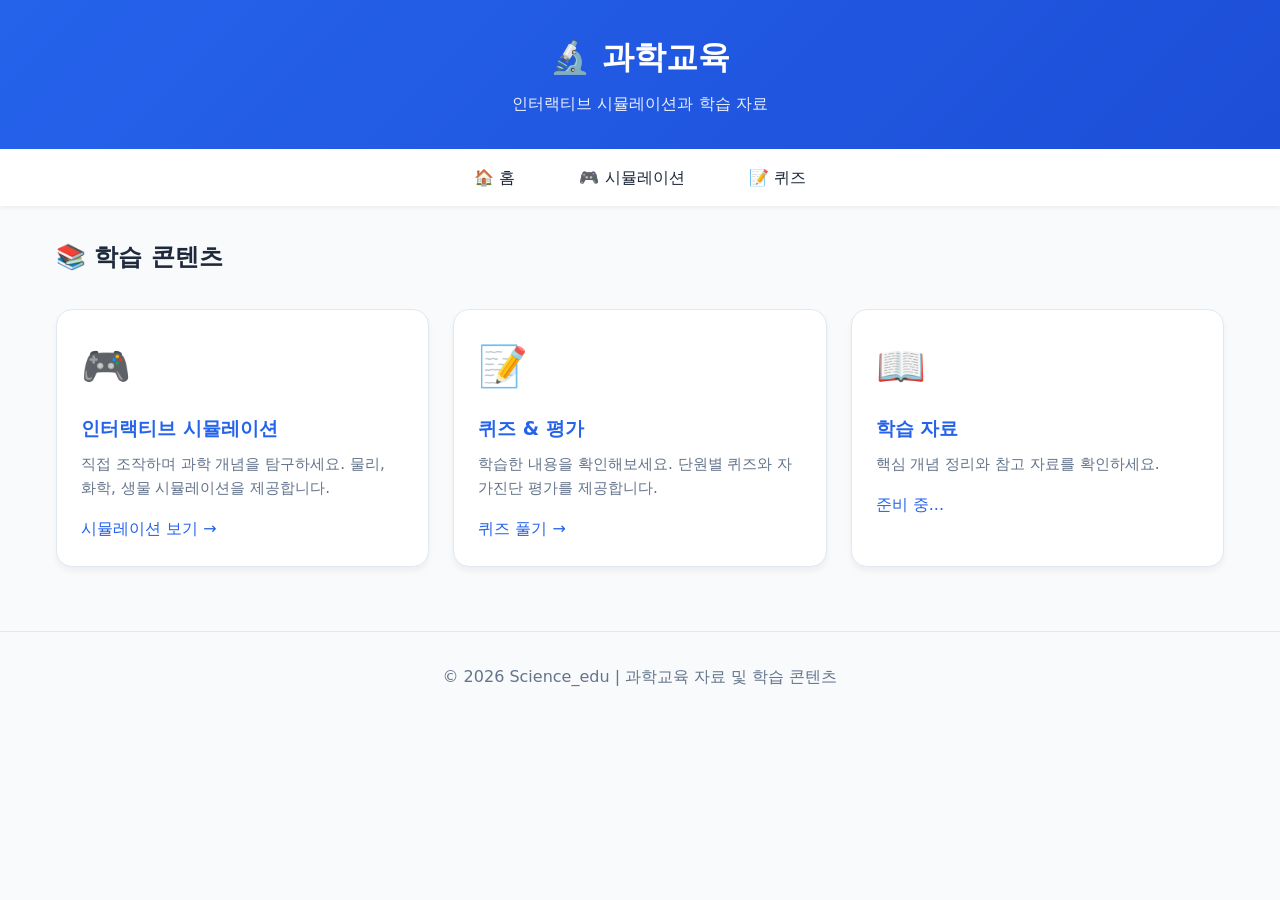
<file: index.html>
<!DOCTYPE html>
<html lang="ko">
<head>
  <meta charset="UTF-8">
  <meta name="viewport" content="width=device-width, initial-scale=1.0">
  <title>과학교육 | Science_edu</title>
  <link rel="stylesheet" href="assets/css/style.css">
</head>
<body>
  <header>
    <h1>🔬 과학교육</h1>
    <p>인터랙티브 시뮬레이션과 학습 자료</p>
  </header>
  
  <nav>
    <ul>
      <li><a href="index.html">🏠 홈</a></li>
      <li><a href="simulations/">🎮 시뮬레이션</a></li>
      <li><a href="quizzes/">📝 퀴즈</a></li>
    </ul>
  </nav>
  
  <main>
    <section>
      <h2 class="section-title">📚 학습 콘텐츠</h2>
      
      <div class="card-grid">
        <div class="card">
          <div class="card-icon">🎮</div>
          <h3>인터랙티브 시뮬레이션</h3>
          <p>직접 조작하며 과학 개념을 탐구하세요. 물리, 화학, 생물 시뮬레이션을 제공합니다.</p>
          <a href="simulations/" class="card-link">시뮬레이션 보기 →</a>
        </div>
        
        <div class="card">
          <div class="card-icon">📝</div>
          <h3>퀴즈 & 평가</h3>
          <p>학습한 내용을 확인해보세요. 단원별 퀴즈와 자가진단 평가를 제공합니다.</p>
          <a href="quizzes/" class="card-link">퀴즈 풀기 →</a>
        </div>
        
        <div class="card">
          <div class="card-icon">📖</div>
          <h3>학습 자료</h3>
          <p>핵심 개념 정리와 참고 자료를 확인하세요.</p>
          <a href="#" class="card-link">준비 중...</a>
        </div>
      </div>
    </section>
  </main>
  
  <footer>
    <p>© 2026 Science_edu | 과학교육 자료 및 학습 콘텐츠</p>
  </footer>
</body>
</html>
</file>
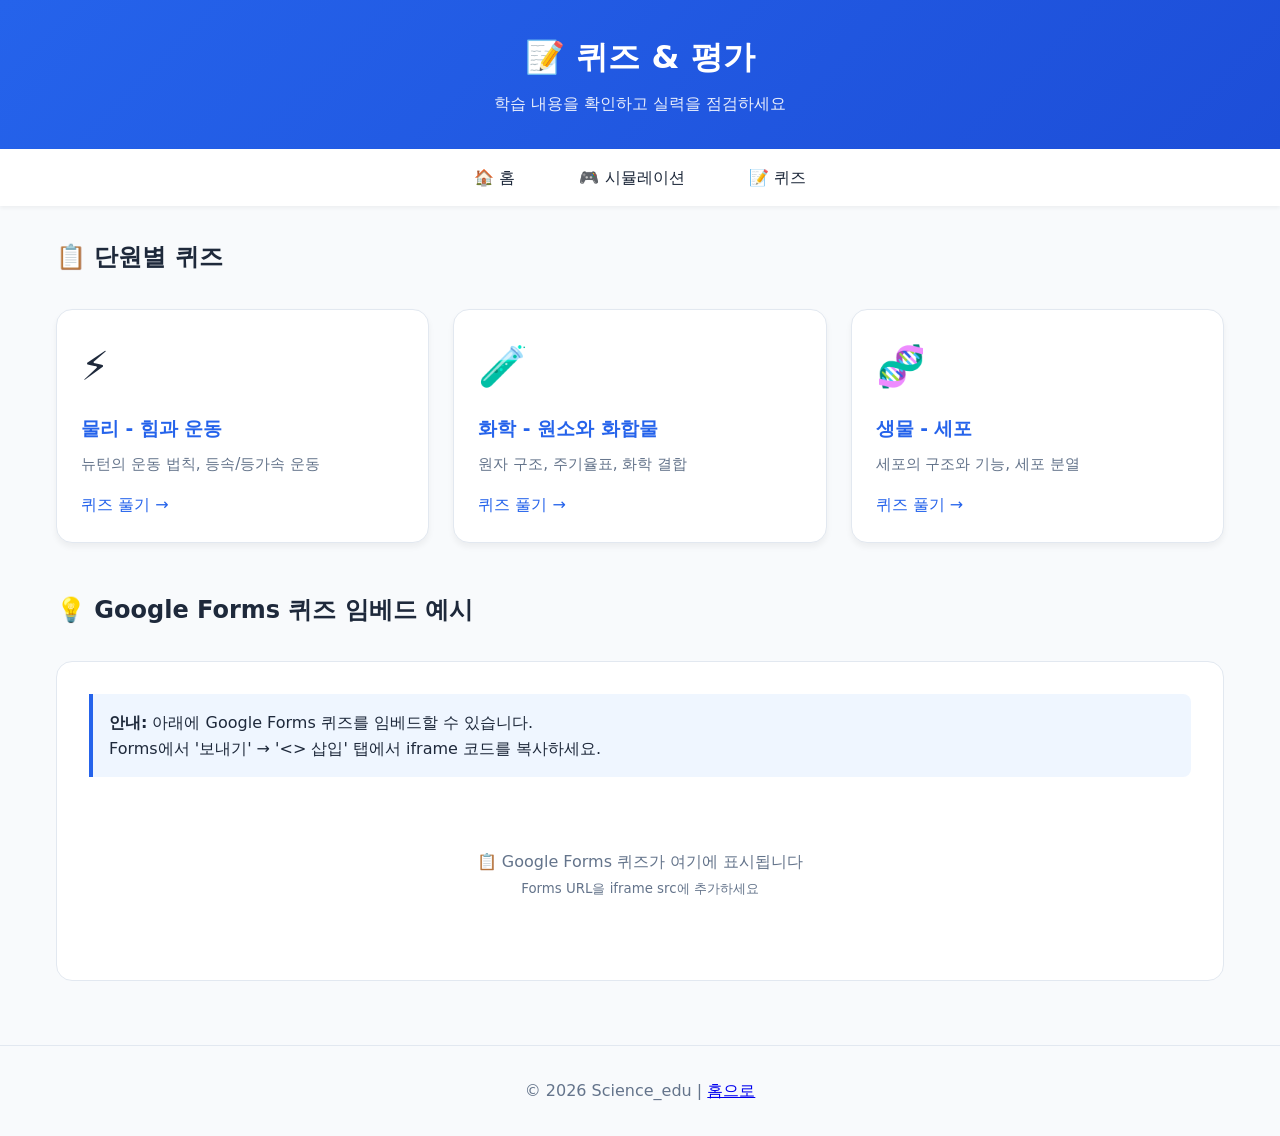
<file: quizzes/index.html>
<!DOCTYPE html>
<html lang="ko">
<head>
  <meta charset="UTF-8">
  <meta name="viewport" content="width=device-width, initial-scale=1.0">
  <title>퀴즈 | Science_edu</title>
  <link rel="stylesheet" href="../assets/css/style.css">
  <style>
    .quiz-embed {
      background: var(--card-bg);
      border-radius: 16px;
      padding: 2rem;
      margin-top: 2rem;
      border: 1px solid var(--border);
    }
    
    .quiz-embed iframe {
      width: 100%;
      min-height: 600px;
      border: none;
      border-radius: 8px;
    }
    
    .quiz-info {
      background: #eff6ff;
      border-left: 4px solid var(--primary);
      padding: 1rem;
      margin-bottom: 1.5rem;
      border-radius: 0 8px 8px 0;
    }
  </style>
</head>
<body>
  <header>
    <h1>📝 퀴즈 & 평가</h1>
    <p>학습 내용을 확인하고 실력을 점검하세요</p>
  </header>
  
  <nav>
    <ul>
      <li><a href="../index.html">🏠 홈</a></li>
      <li><a href="../simulations/">🎮 시뮬레이션</a></li>
      <li><a href="./">📝 퀴즈</a></li>
    </ul>
  </nav>
  
  <main>
    <section>
      <h2 class="section-title">📋 단원별 퀴즈</h2>
      
      <div class="card-grid">
        <div class="card">
          <div class="card-icon">⚡</div>
          <h3>물리 - 힘과 운동</h3>
          <p>뉴턴의 운동 법칙, 등속/등가속 운동</p>
          <a href="#" class="card-link">퀴즈 풀기 →</a>
        </div>
        
        <div class="card">
          <div class="card-icon">🧪</div>
          <h3>화학 - 원소와 화합물</h3>
          <p>원자 구조, 주기율표, 화학 결합</p>
          <a href="#" class="card-link">퀴즈 풀기 →</a>
        </div>
        
        <div class="card">
          <div class="card-icon">🧬</div>
          <h3>생물 - 세포</h3>
          <p>세포의 구조와 기능, 세포 분열</p>
          <a href="#" class="card-link">퀴즈 풀기 →</a>
        </div>
      </div>
    </section>
    
    <section style="margin-top: 3rem;">
      <h2 class="section-title">💡 Google Forms 퀴즈 임베드 예시</h2>
      
      <div class="quiz-embed">
        <div class="quiz-info">
          <strong>안내:</strong> 아래에 Google Forms 퀴즈를 임베드할 수 있습니다.<br>
          Forms에서 '보내기' → '&lt;&gt; 삽입' 탭에서 iframe 코드를 복사하세요.
        </div>
        
        <!-- Google Forms 임베드 예시 (실제 URL로 교체) -->
        <!--
        <iframe 
          src="https://docs.google.com/forms/d/e/YOUR_FORM_ID/viewform?embedded=true"
          frameborder="0" 
          marginheight="0" 
          marginwidth="0">
          로드 중...
        </iframe>
        -->
        
        <p style="text-align: center; color: var(--text-muted); padding: 3rem;">
          📋 Google Forms 퀴즈가 여기에 표시됩니다<br>
          <small>Forms URL을 iframe src에 추가하세요</small>
        </p>
      </div>
    </section>
  </main>
  
  <footer>
    <p>© 2026 Science_edu | <a href="../index.html">홈으로</a></p>
  </footer>
</body>
</html>
</file>
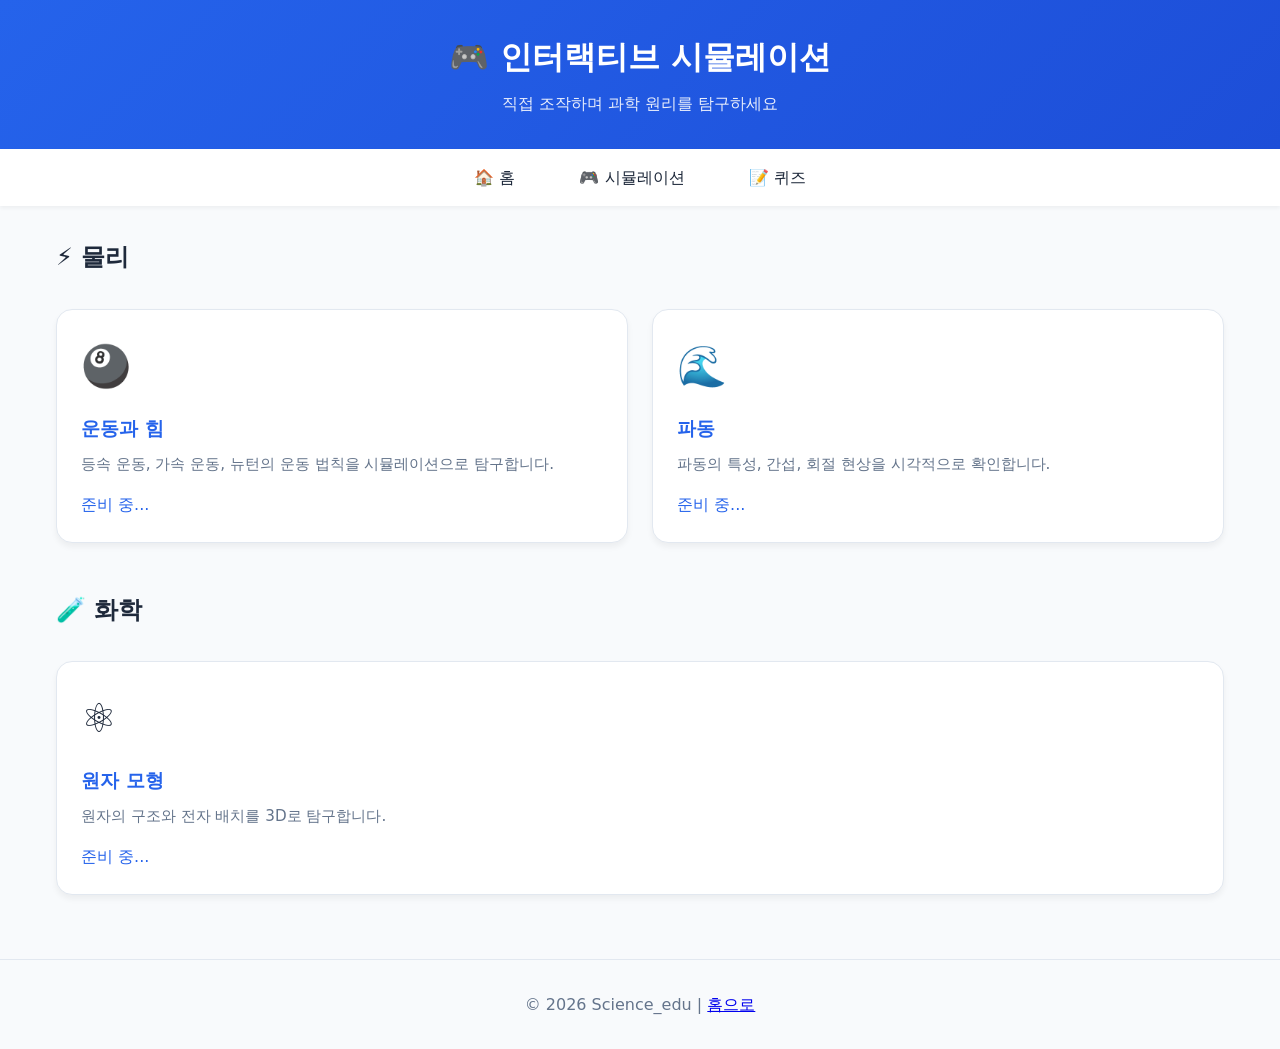
<file: simulations/index.html>
<!DOCTYPE html>
<html lang="ko">
<head>
  <meta charset="UTF-8">
  <meta name="viewport" content="width=device-width, initial-scale=1.0">
  <title>시뮬레이션 | Science_edu</title>
  <link rel="stylesheet" href="../assets/css/style.css">
</head>
<body>
  <header>
    <h1>🎮 인터랙티브 시뮬레이션</h1>
    <p>직접 조작하며 과학 원리를 탐구하세요</p>
  </header>
  
  <nav>
    <ul>
      <li><a href="../index.html">🏠 홈</a></li>
      <li><a href="./">🎮 시뮬레이션</a></li>
      <li><a href="../quizzes/">📝 퀴즈</a></li>
    </ul>
  </nav>
  
  <main>
    <section>
      <h2 class="section-title">⚡ 물리</h2>
      <div class="card-grid">
        <div class="card">
          <div class="card-icon">🎱</div>
          <h3>운동과 힘</h3>
          <p>등속 운동, 가속 운동, 뉴턴의 운동 법칙을 시뮬레이션으로 탐구합니다.</p>
          <a href="#" class="card-link">준비 중...</a>
        </div>
        
        <div class="card">
          <div class="card-icon">🌊</div>
          <h3>파동</h3>
          <p>파동의 특성, 간섭, 회절 현상을 시각적으로 확인합니다.</p>
          <a href="#" class="card-link">준비 중...</a>
        </div>
      </div>
    </section>
    
    <section style="margin-top: 3rem;">
      <h2 class="section-title">🧪 화학</h2>
      <div class="card-grid">
        <div class="card">
          <div class="card-icon">⚛️</div>
          <h3>원자 모형</h3>
          <p>원자의 구조와 전자 배치를 3D로 탐구합니다.</p>
          <a href="#" class="card-link">준비 중...</a>
        </div>
      </div>
    </section>
  </main>
  
  <footer>
    <p>© 2026 Science_edu | <a href="../index.html">홈으로</a></p>
  </footer>
</body>
</html>
</file>
<file: assets/css/style.css>
/* Science_edu - 과학교육 스타일 */

:root {
  --primary: #2563eb;
  --primary-dark: #1d4ed8;
  --secondary: #10b981;
  --bg: #f8fafc;
  --card-bg: #ffffff;
  --text: #1e293b;
  --text-muted: #64748b;
  --border: #e2e8f0;
}

* {
  margin: 0;
  padding: 0;
  box-sizing: border-box;
}

body {
  font-family: 'Pretendard', -apple-system, BlinkMacSystemFont, system-ui, sans-serif;
  background: var(--bg);
  color: var(--text);
  line-height: 1.6;
}

/* Header */
header {
  background: linear-gradient(135deg, var(--primary) 0%, var(--primary-dark) 100%);
  color: white;
  padding: 2rem;
  text-align: center;
}

header h1 {
  font-size: 2rem;
  margin-bottom: 0.5rem;
}

header p {
  opacity: 0.9;
}

/* Navigation */
nav {
  background: var(--card-bg);
  padding: 1rem;
  box-shadow: 0 2px 4px rgba(0,0,0,0.05);
  position: sticky;
  top: 0;
  z-index: 100;
}

nav ul {
  list-style: none;
  display: flex;
  justify-content: center;
  gap: 2rem;
  max-width: 800px;
  margin: 0 auto;
}

nav a {
  color: var(--text);
  text-decoration: none;
  font-weight: 500;
  padding: 0.5rem 1rem;
  border-radius: 8px;
  transition: all 0.2s;
}

nav a:hover {
  background: var(--primary);
  color: white;
}

/* Main Content */
main {
  max-width: 1200px;
  margin: 2rem auto;
  padding: 0 1rem;
}

/* Cards Grid */
.card-grid {
  display: grid;
  grid-template-columns: repeat(auto-fit, minmax(300px, 1fr));
  gap: 1.5rem;
  margin-top: 2rem;
}

.card {
  background: var(--card-bg);
  border-radius: 16px;
  padding: 1.5rem;
  box-shadow: 0 4px 6px rgba(0,0,0,0.05);
  border: 1px solid var(--border);
  transition: transform 0.2s, box-shadow 0.2s;
}

.card:hover {
  transform: translateY(-4px);
  box-shadow: 0 8px 25px rgba(0,0,0,0.1);
}

.card-icon {
  font-size: 2.5rem;
  margin-bottom: 1rem;
}

.card h3 {
  color: var(--primary);
  margin-bottom: 0.5rem;
}

.card p {
  color: var(--text-muted);
  font-size: 0.95rem;
}

.card-link {
  display: inline-block;
  margin-top: 1rem;
  color: var(--primary);
  font-weight: 500;
  text-decoration: none;
}

.card-link:hover {
  text-decoration: underline;
}

/* Section Titles */
.section-title {
  font-size: 1.5rem;
  color: var(--text);
  margin-bottom: 1rem;
  display: flex;
  align-items: center;
  gap: 0.5rem;
}

/* Footer */
footer {
  text-align: center;
  padding: 2rem;
  color: var(--text-muted);
  margin-top: 4rem;
  border-top: 1px solid var(--border);
}

/* Responsive */
@media (max-width: 600px) {
  nav ul {
    flex-wrap: wrap;
    gap: 0.5rem;
  }
  
  header h1 {
    font-size: 1.5rem;
  }
}
</file>
